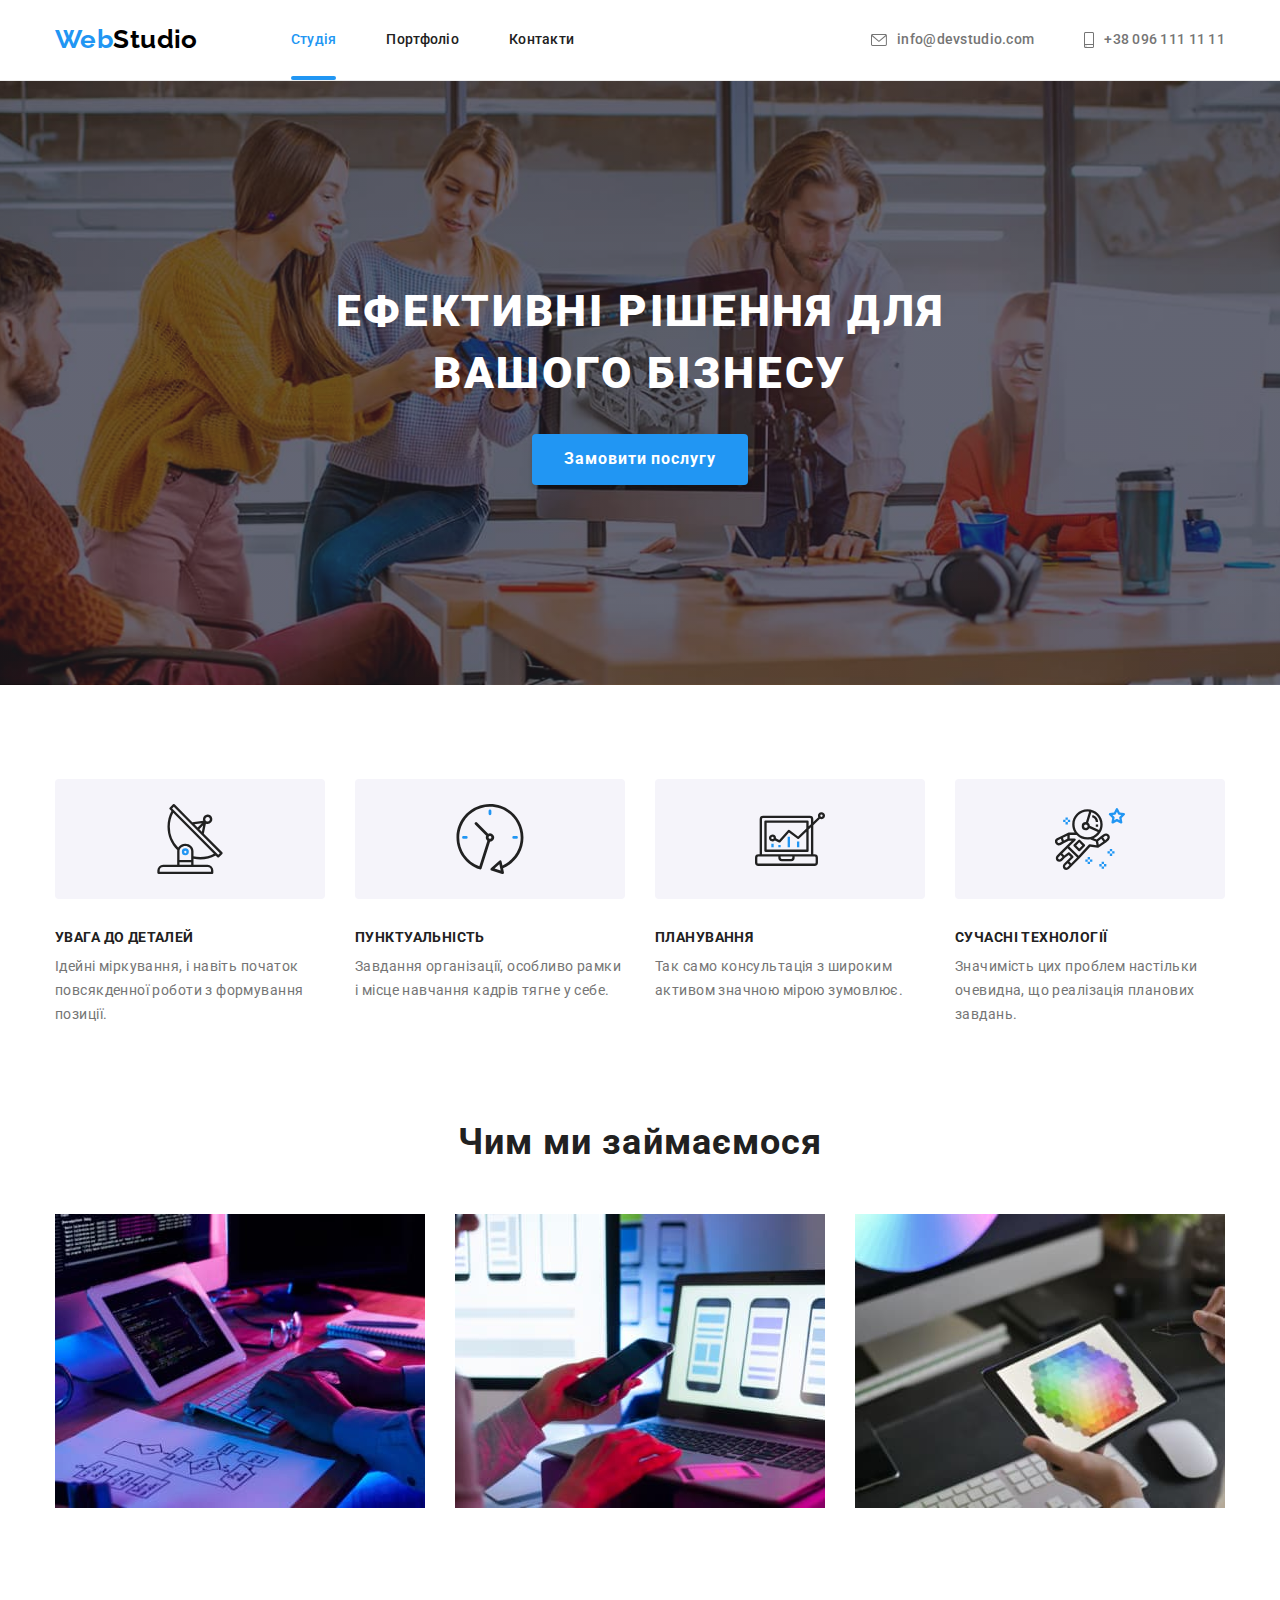
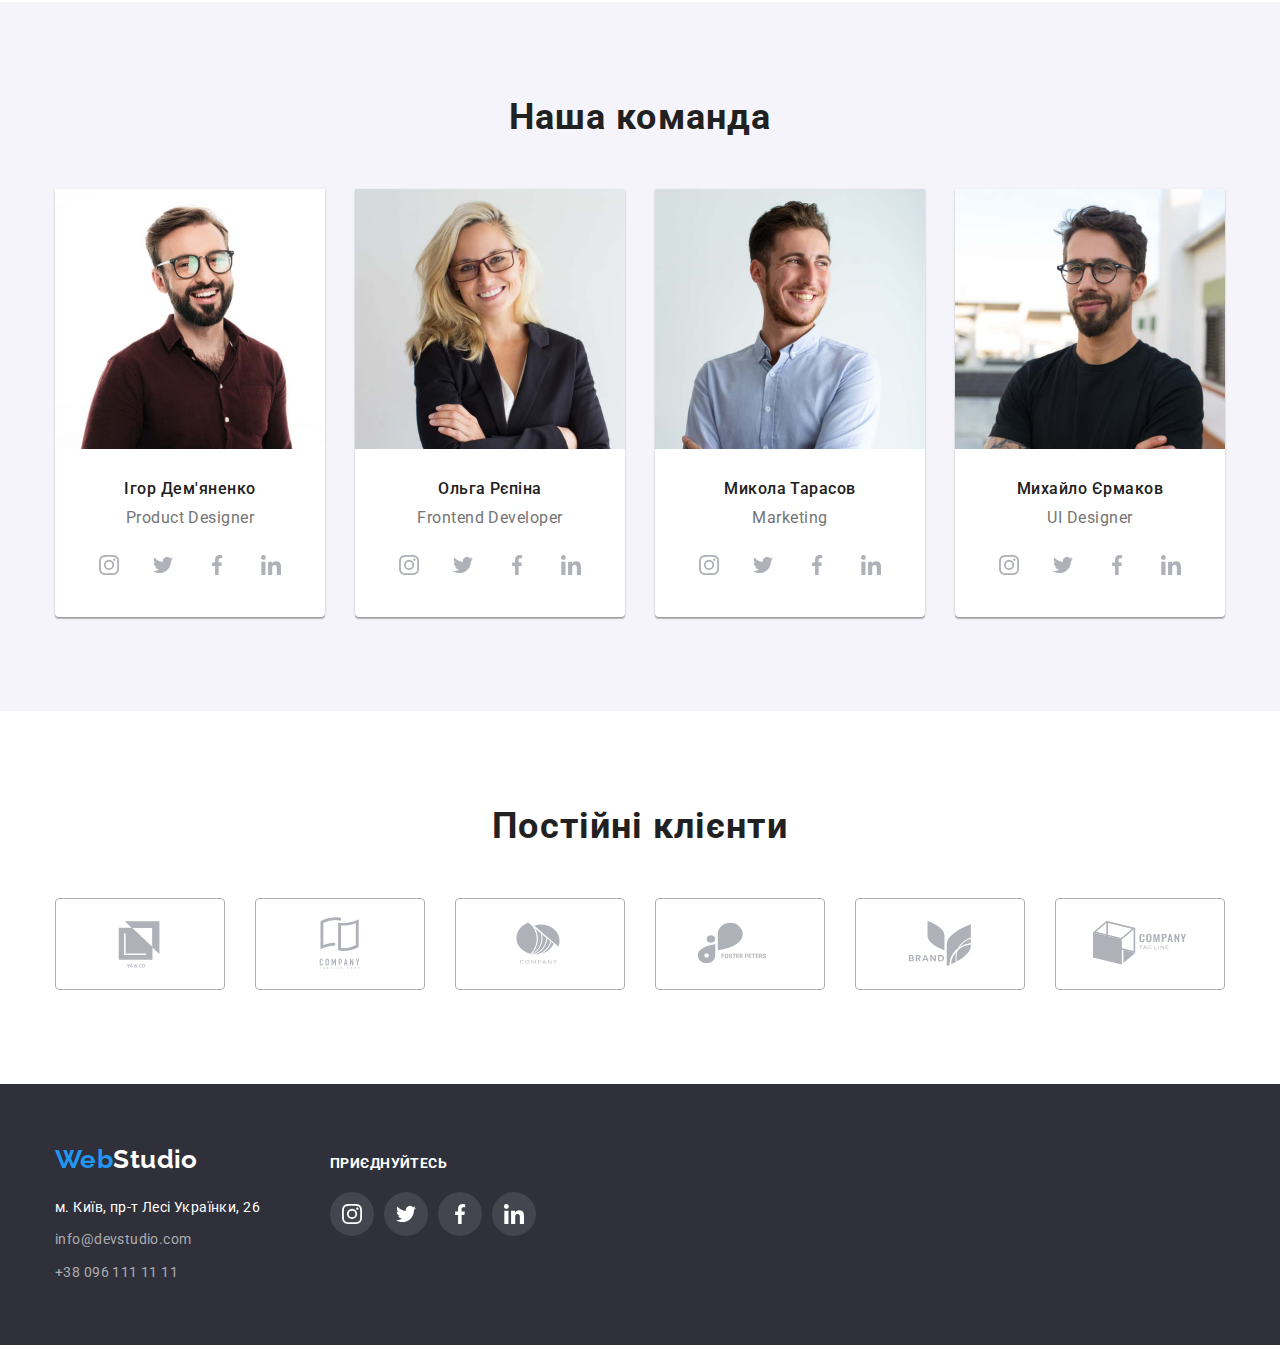
<file: index.html>
<!DOCTYPE html>
<html lang="uk">
  <head>
    <meta charset="UTF-8" />
    <meta http-equiv="X-UA-Compatible" content="IE=edge" />
    <meta name="viewport" content="width=device-width, initial-scale=1.0" />
    <title>Студія</title>
    <link rel="preconnect" href="https://fonts.googleapis.com" />
    <link rel="preconnect" href="https://fonts.gstatic.com" crossorigin />
    <link
      href="https://fonts.googleapis.com/css2?family=Raleway:wght@700&family=Roboto:wght@400;500;700;900&display=swap"
      rel="stylesheet"
    />
    <link
      rel="stylesheet"
      href="https://cdnjs.cloudflare.com/ajax/libs/modern-normalize/1.1.0/modern-normalize.css"
      integrity="sha512-Y0MM+V6ymRKN2zStTqzQ227DWhhp4Mzdo6gnlRnuaNCbc+YN/ZH0sBCLTM4M0oSy9c9VKiCvd4Jk44aCLrNS5Q=="
      crossorigin="anonymous"
      referrerpolicy="no-referrer"
    />
    <link rel="stylesheet" href="./css/styles.css" />
  </head>
  <body>
    <header class="header">
      <div class="container header-position">
        <a href="./index.html" class="link logo-top" lang="en"
          ><span class="logo-accent">Web</span>Studio</a
        >
        <nav>
          <ul class="list nav-list">
            <li class="nav-item">
              <a href="./index.html" class="link current nav-link">Студія</a>
            </li>
            <li class="nav-item">
              <a href="./portfolio.html" class="link nav-link">Портфоліо</a>
            </li>
            <li class="nav-item">
              <a href="" class="link nav-link">Контакти</a>
            </li>
          </ul>
        </nav>
        <ul class="list contact-list">
          <li class="contact-item">
            <a href="mailto:info@devstudio.com" class="link contact-link">
              <svg class="contact-icon" width="16" height="12">
                <use href="./images/icons.svg#icon-envelope"></use>
              </svg>
              info@devstudio.com</a
            >
          </li>
          <li class="contact-item">
            <a href="tel:+380961111111" class="link contact-link">
              <svg class="contact-icon" width="10" height="16">
                <use href="./images/icons.svg#icon-smartphone"></use>
              </svg>
              +38 096 111 11 11</a
            >
          </li>
        </ul>
      </div>
    </header>
    <main>
      <section class="hero">
        <div class="container">
          <h1 class="hero-text">Ефективні рішення для вашого бізнесу</h1>
          <button type="button" class="hero-button">Замовити послугу</button>
        </div>
      </section>
      <section class="features">
        <div class="container">
          <h2 class="section-title hidden">Переваги</h2>
          <ul class="list features-list">
            <li class="features-item">
              <div class="icon-wrapper">
                <svg class="" width="70" height="70">
                  <use href="./images/icons.svg#icon-antenna"></use>
                </svg>
              </div>
              <h3 class="features-title">Увага до деталей</h3>
              <p class="features-info">
                Ідейні міркування, і навіть початок повсякденної роботи з
                формування позиції.
              </p>
            </li>
            <li class="features-item">
              <div class="icon-wrapper">
                <svg class="" width="70" height="70">
                  <use href="./images/icons.svg#icon-clock"></use>
                </svg>
              </div>
              <h3 class="features-title">Пунктуальність</h3>
              <p class="features-info">
                Завдання організації, особливо рамки і місце навчання кадрів
                тягне у себе.
              </p>
            </li>
            <li class="features-item">
              <div class="icon-wrapper">
                <svg class="" width="70" height="70">
                  <use href="./images/icons.svg#icon-diagram"></use>
                </svg>
              </div>
              <h3 class="features-title">Планування</h3>
              <p class="features-info">
                Так само консультація з широким активом значною мірою зумовлює.
              </p>
            </li>
            <li class="features-item">
              <div class="icon-wrapper">
                <svg class="" width="70" height="70">
                  <use href="./images/icons.svg#icon-astronaut"></use>
                </svg>
              </div>
              <h3 class="features-title">Сучасні технології</h3>
              <p class="features-info">
                Значимість цих проблем настільки очевидна, що реалізація
                планових завдань.
              </p>
            </li>
          </ul>
        </div>
      </section>
      <section class="about section">
        <div class="container">
          <h2 class="section-title">Чим ми займаємося</h2>
          <ul class="list about-list">
            <li class="about-item">
              <img
                src="./images/box-1.jpg"
                alt="Розробка десктопних додатків"
                width="370"
              />
            </li>
            <li class="about-item">
              <img
                src="./images/box-2.jpg"
                alt="Розробка мобільних додатків"
                width="370"
              />
            </li>
            <li class="about-item">
              <img
                src="./images/box-3.jpg"
                alt="Розробка дизайну"
                width="370"
              />
            </li>
          </ul>
        </div>
      </section>
      <section class="team section">
        <div class="container">
          <h2 class="section-title">Наша команда</h2>
          <ul class="list team-list">
            <li class="team-card">
              <img
                src="./images/team-1.jpg"
                alt="Фото Ігоря Дем'яненко"
                width="270"
              />
              <div class="team-content">
                <h3 class="team-name">Ігор Дем'яненко</h3>
                <p lang="en" class="team-position">Product Designer</p>
                <ul class="team-sns list">
                  <li class="sns-item">
                    <a
                      href=""
                      target="_blank"
                      rel="noopener noreferrer nofollow"
                      aria-label="Instagram"
                      class="sns-link link"
                    >
                      <svg class="team-icon" width="20" height="20">
                        <use href="./images/icons.svg#icon-insta"></use>
                      </svg>
                    </a>
                  </li>
                  <li class="sns-item">
                    <a
                      href=""
                      target="_blank"
                      rel="noopener noreferrer nofollow"
                      aria-label="Twitter"
                      class="sns-link"
                    >
                      <svg class="" width="20" height="20">
                        <use href="./images/icons.svg#icon-twitter"></use>
                      </svg>
                    </a>
                  </li>
                  <li class="sns-item">
                    <a
                      href=""
                      target="_blank"
                      rel="noopener noreferrer nofollow"
                      aria-label="Facebook"
                      class="sns-link"
                    >
                      <svg class="" width="20" height="20">
                        <use href="./images/icons.svg#icon-facebook"></use>
                      </svg>
                    </a>
                  </li>
                  <li class="sns-item">
                    <a
                      href=""
                      target="_blank"
                      rel="noopener noreferrer nofollow"
                      aria-label="LinkedIn"
                      class="sns-link"
                    >
                      <svg class="" width="20" height="20">
                        <use href="./images/icons.svg#icon-linkedin"></use>
                      </svg>
                    </a>
                  </li>
                </ul>
              </div>
            </li>
            <li class="team-card">
              <img
                src="./images/team-2.jpg"
                alt="Фото Ольги Рєпіної"
                width="270"
              />
              <div class="team-content">
                <h3 class="team-name">Ольга Рєпіна</h3>
                <p class="team-position" lang="en">Frontend Developer</p>
                <ul class="team-sns list">
                  <li class="sns-item">
                    <a
                      href=""
                      target="_blank"
                      rel="noopener noreferrer nofollow"
                      aria-label="Instagram"
                      class="sns-link"
                    >
                      <svg class="" width="20" height="20">
                        <use href="./images/icons.svg#icon-insta"></use>
                      </svg>
                    </a>
                  </li>
                  <li class="sns-item">
                    <a
                      href=""
                      target="_blank"
                      rel="noopener noreferrer nofollow"
                      aria-label="Twitter"
                      class="sns-link"
                    >
                      <svg class="" width="20" height="20">
                        <use href="./images/icons.svg#icon-twitter"></use>
                      </svg>
                    </a>
                  </li>
                  <li class="sns-item">
                    <a
                      href=""
                      target="_blank"
                      rel="noopener noreferrer nofollow"
                      aria-label="Facebook"
                      class="sns-link"
                    >
                      <svg class="" width="20" height="20">
                        <use href="./images/icons.svg#icon-facebook"></use>
                      </svg>
                    </a>
                  </li>
                  <li class="sns-item">
                    <a
                      href=""
                      target="_blank"
                      rel="noopener noreferrer nofollow"
                      aria-label="LinkedIn"
                      class="sns-link"
                    >
                      <svg class="" width="20" height="20">
                        <use href="./images/icons.svg#icon-linkedin"></use>
                      </svg>
                    </a>
                  </li>
                </ul>
              </div>
            </li>
            <li class="team-card">
              <img
                src="./images/team-3.jpg"
                alt="Фото Миколи Тарасова"
                width="270"
              />
              <div class="team-content">
                <h3 class="team-name">Микола Тарасов</h3>
                <p class="team-position" lang="en">Marketing</p>
                <ul class="team-sns list">
                  <li class="sns-item">
                    <a
                      href=""
                      target="_blank"
                      rel="noopener noreferrer nofollow"
                      aria-label="Instagram"
                      class="sns-link"
                      ><svg class="" width="20" height="20">
                        <use href="./images/icons.svg#icon-insta"></use></svg
                    ></a>
                  </li>
                  <li class="sns-item">
                    <a
                      href=""
                      target="_blank"
                      rel="noopener noreferrer nofollow"
                      aria-label="Twitter"
                      class="sns-link"
                      ><svg class="" width="20" height="20">
                        <use href="./images/icons.svg#icon-twitter"></use></svg
                    ></a>
                  </li>
                  <li class="sns-item">
                    <a
                      href=""
                      target="_blank"
                      rel="noopener noreferrer nofollow"
                      aria-label="Facebook"
                      class="sns-link"
                      ><svg class="" width="20" height="20">
                        <use href="./images/icons.svg#icon-facebook"></use></svg
                    ></a>
                  </li>
                  <li class="sns-item">
                    <a
                      href=""
                      target="_blank"
                      rel="noopener noreferrer nofollow"
                      aria-label=""
                      class="sns-link"
                      ><svg class="" width="20" height="20">
                        <use href="./images/icons.svg#icon-linkedin"></use></svg
                    ></a>
                  </li>
                </ul>
              </div>
            </li>
            <li class="team-card">
              <img
                src="./images/team-4.jpg"
                alt="Фото Михайла Єрмакова"
                width="270"
              />
              <div class="team-content">
                <h3 class="team-name">Михайло Єрмаков</h3>
                <p class="team-position" lang="en">UI Designer</p>
                <ul class="team-sns list">
                  <li class="sns-item">
                    <a
                      href=""
                      target="_blank"
                      rel="noopener noreferrer nofollow"
                      aria-label="Instagram"
                      class="sns-link"
                      ><svg class="" width="20" height="20">
                        <use href="./images/icons.svg#icon-insta"></use></svg
                    ></a>
                  </li>
                  <li class="sns-item">
                    <a
                      href=""
                      target="_blank"
                      rel="noopener noreferrer nofollow"
                      aria-label="Twitter"
                      class="sns-link"
                      ><svg class="" width="20" height="20">
                        <use href="./images/icons.svg#icon-twitter"></use></svg
                    ></a>
                  </li>
                  <li class="sns-item">
                    <a
                      href=""
                      target="_blank"
                      rel="noopener noreferrer nofollow"
                      aria-label="Facebook"
                      class="sns-link"
                      ><svg class="" width="20" height="20">
                        <use href="./images/icons.svg#icon-facebook"></use></svg
                    ></a>
                  </li>
                  <li class="sns-item">
                    <a href="" class="sns-link"
                      ><svg class="" width="20" height="20">
                        <use href="./images/icons.svg#icon-linkedin"></use></svg
                    ></a>
                  </li>
                </ul>
              </div>
            </li>
          </ul>
        </div>
      </section>
      <section class="clients section">
        <div class="container">
          <h2 class="section-title">Постійні клієнти</h2>
          <ul class="clients-list list">
            <li class="clients-item">
              <a
                href=""
                target="_blank"
                rel="noopener noreferrer nofollow"
                class="clients-link"
                ><svg class="" width="106" height="60">
                  <use href="./images/icons.svg#icon-client-1"></use></svg
              ></a>
            </li>
            <li class="clients-item">
              <a
                href=""
                target="_blank"
                rel="noopener noreferrer nofollow"
                class="clients-link"
                ><svg class="" width="106" height="60">
                  <use href="./images/icons.svg#icon-client-2"></use></svg
              ></a>
            </li>
            <li class="clients-item">
              <a
                href=""
                target="_blank"
                rel="noopener noreferrer nofollow"
                class="clients-link"
                ><svg class="" width="106" height="60">
                  <use href="./images/icons.svg#icon-client-3"></use></svg
              ></a>
            </li>
            <li class="clients-item">
              <a
                href=""
                target="_blank"
                rel="noopener noreferrer nofollow"
                class="clients-link"
                ><svg class="" width="106" height="60">
                  <use href="./images/icons.svg#icon-client-4"></use></svg
              ></a>
            </li>
            <li class="clients-item">
              <a
                href=""
                target="_blank"
                rel="noopener noreferrer nofollow"
                class="clients-link"
                ><svg class="" width="106" height="60">
                  <use href="./images/icons.svg#icon-client-5"></use></svg
              ></a>
            </li>
            <li class="clients-item">
              <a
                href=""
                target="_blank"
                rel="noopener noreferrer nofollow"
                class="clients-link"
                ><svg class="" width="106" height="60">
                  <use href="./images/icons.svg#icon-client-6"></use></svg
              ></a>
            </li>
          </ul>
        </div>
      </section>
    </main>
    <footer class="footer">
      <div class="container footer-position">
        <div class="wrapper">
          <a href="./index.html" class="link logo-bottom" lang="en">
            <span class="logo-accent">Web</span>Studio</a
          >
          <address>
            <ul class="list footer-contacts">
              <li class="item">
                <a
                  href="https://www.google.com/maps/d/embed?mid=10uSM3H-mIU3GznYo2szRIEphczw&hl=en_US&ehbc=2E312F"
                  target="_blank"
                  rel="noopener noreferrer nofollow"
                  class="link location address-action"
                >
                  м. Київ, пр-т Лесі Українки, 26
                </a>
              </li>
              <li class="item">
                <a
                  href="mailto:info@devstudio.com"
                  class="link mail address-action"
                >
                  info@devstudio.com</a
                >
              </li>
              <li class="item">
                <a href="tel:+380961111111" class="link phone address-action"
                  >+38 096 111 11 11</a
                >
              </li>
            </ul>
          </address>
        </div>
        <div class="footer-sns">
          <strong class="sns-title">приєднуйтесь</strong>
          <ul class="sns-list list">
            <li class="sns-item">
              <a
                href=""
                target="_blank"
                rel="noopener noreferrer nofollow"
                aria-label="Instagram"
                class="sns-link"
                ><svg class="" width="20" height="20">
                  <use href="./images/icons.svg#icon-insta"></use></svg
              ></a>
            </li>
            <li class="sns-item">
              <a
                href=""
                target="_blank"
                rel="noopener noreferrer nofollow"
                aria-label="Twitter"
                class="sns-link"
                ><svg class="" width="20" height="20">
                  <use href="./images/icons.svg#icon-twitter"></use></svg
              ></a>
            </li>
            <li class="sns-item">
              <a
                href=""
                target="_blank"
                rel="noopener noreferrer nofollow"
                aria-label="Facebook"
                class="sns-link"
                ><svg class="" width="20" height="20">
                  <use href="./images/icons.svg#icon-facebook"></use></svg
              ></a>
            </li>
            <li class="sns-item">
              <a
                href=""
                target="_blank"
                rel="noopener noreferrer nofollow"
                aria-label=""
                class="sns-link"
                ><svg class="" width="20" height="20">
                  <use href="./images/icons.svg#icon-linkedin"></use></svg
              ></a>
            </li>
          </ul>
        </div>
      </div>
    </footer>
  </body>
</html>
</file>
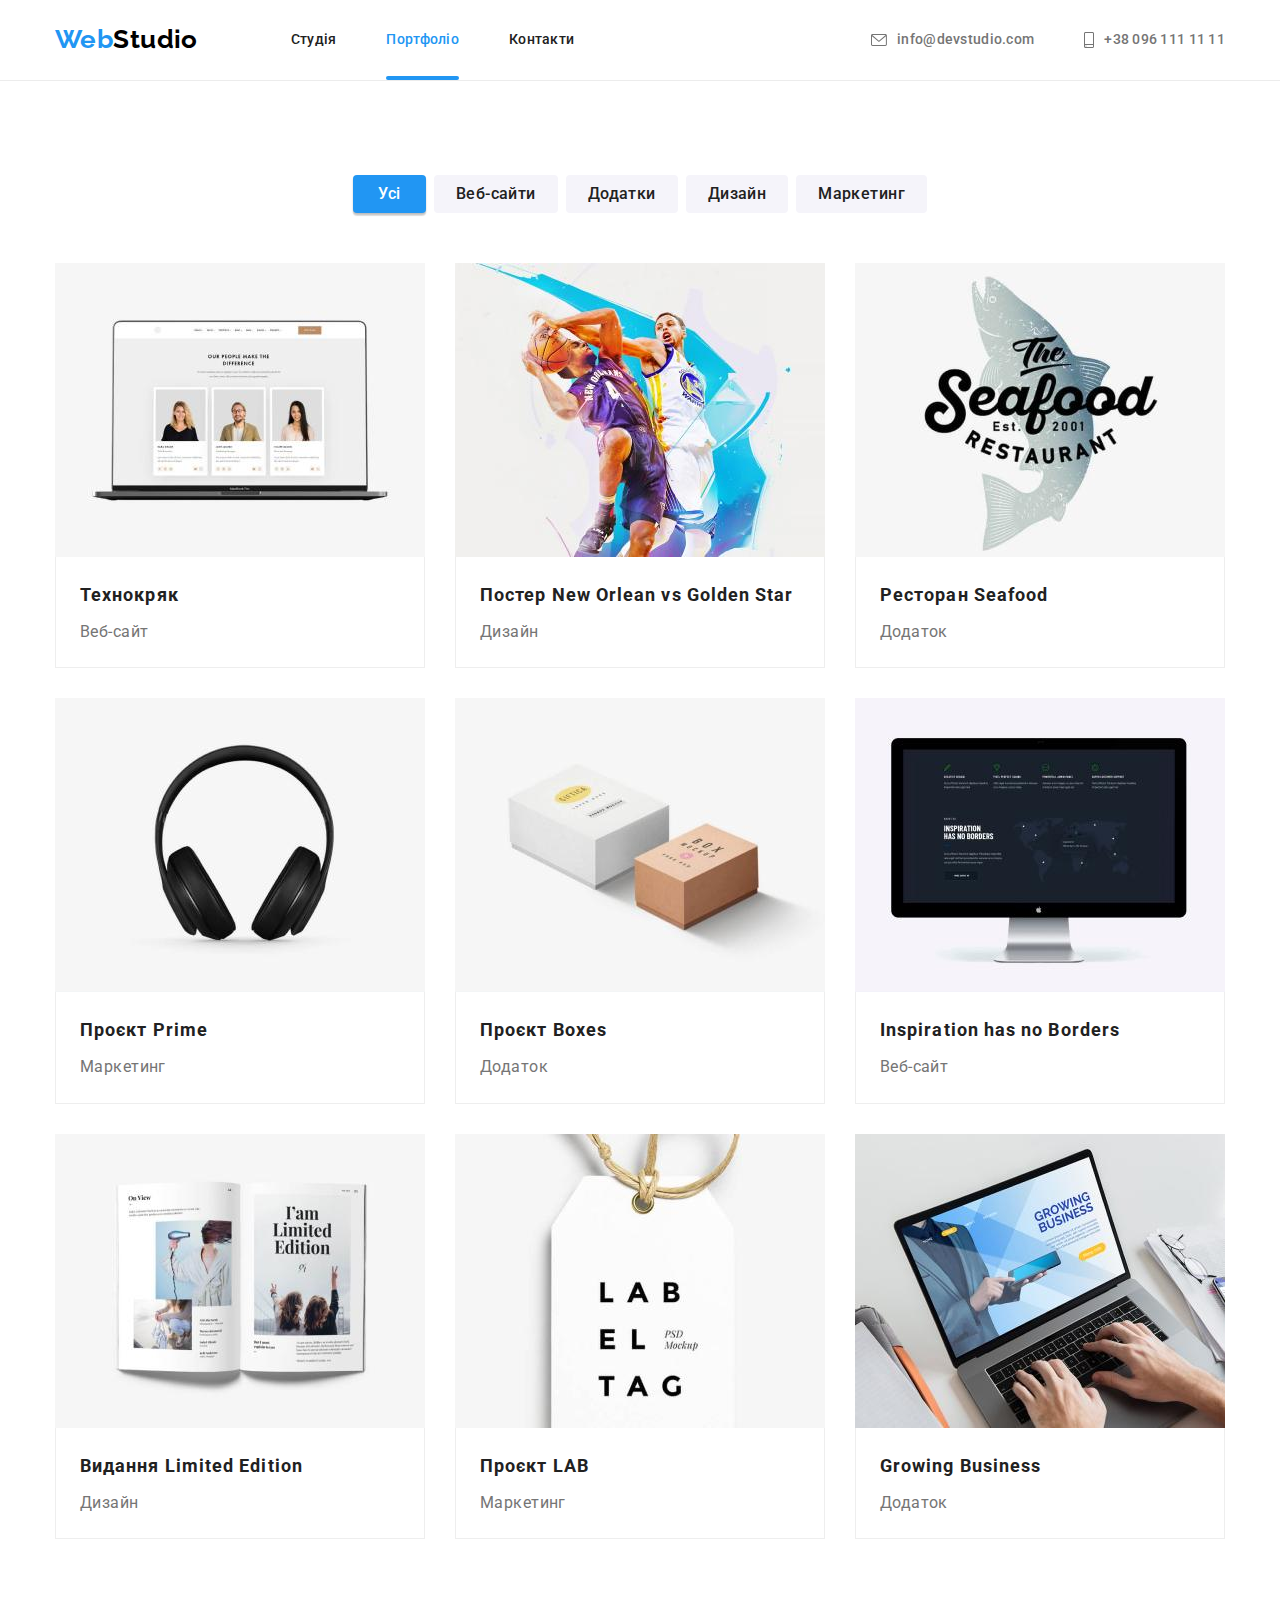
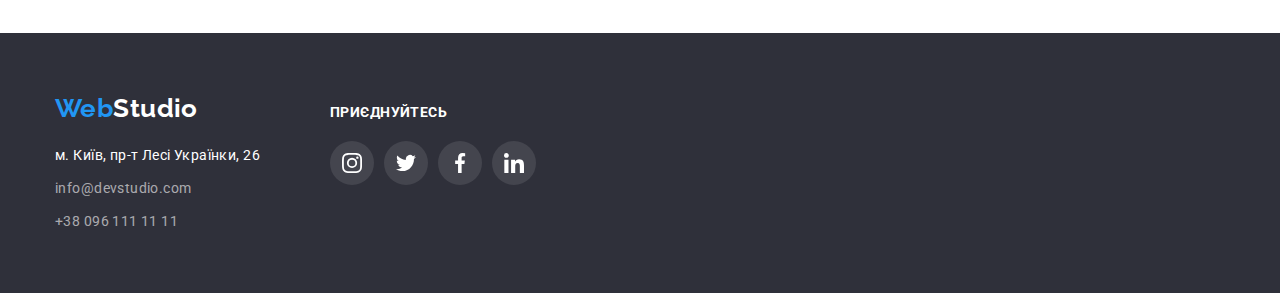
<file: portfolio.html>
<!DOCTYPE html>
<html lang="uk">
  <head>
    <meta charset="UTF-8" />
    <meta http-equiv="X-UA-Compatible" content="IE=edge" />
    <meta name="viewport" content="width=device-width, initial-scale=1.0" />
    <title>Портфоліо</title>
    <link rel="preconnect" href="https://fonts.googleapis.com" />
    <link rel="preconnect" href="https://fonts.gstatic.com" crossorigin />
    <link
      href="https://fonts.googleapis.com/css2?family=Raleway:wght@700&family=Roboto:wght@400;500;700;900&display=swap"
      rel="stylesheet"
    />
    <link
      rel="stylesheet"
      href="https://cdnjs.cloudflare.com/ajax/libs/modern-normalize/1.1.0/modern-normalize.css"
      integrity="sha512-Y0MM+V6ymRKN2zStTqzQ227DWhhp4Mzdo6gnlRnuaNCbc+YN/ZH0sBCLTM4M0oSy9c9VKiCvd4Jk44aCLrNS5Q=="
      crossorigin="anonymous"
      referrerpolicy="no-referrer"
    />
    <link rel="stylesheet" href="./css/styles.css" />
  </head>
  <body>
    <header class="header">
      <div class="container header-position">
        <a href="./index.html" class="link logo-top" lang="en"
          ><span class="logo-accent">Web</span>Studio</a
        >
        <nav>
          <ul class="list nav-list">
            <li class="nav-item">
              <a href="./index.html" class="link nav-link">Студія</a>
            </li>
            <li class="nav-item">
              <a href="./portfolio.html" class="link current nav-link"
                >Портфоліо</a
              >
            </li>
            <li class="nav-item">
              <a href="" class="link nav-link">Контакти</a>
            </li>
          </ul>
        </nav>
        <ul class="list contact-list">
          <li class="contact-item">
            <a href="mailto:info@devstudio.com" class="link contact-link">
              <svg class="contact-icon" width="16" height="12">
                <use href="./images/icons.svg#icon-envelope"></use>
              </svg>
              info@devstudio.com</a
            >
          </li>
          <li class="contact-item">
            <a href="tel:+380961111111" class="link contact-link">
              <svg class="contact-icon" width="10" height="16">
                <use href="./images/icons.svg#icon-smartphone"></use>
              </svg>
              +38 096 111 11 11</a
            >
          </li>
        </ul>
      </div>
    </header>
    <main>
      <section class="works section">
        <!-- Заголовок, який я сховала в css -->

        <div class="container">
          <h1 class="section-title hidden">Наші роботи</h1>
          <ul class="list filter-list">
            <li class="filter-item">
              <button type="button" class="filter-button current">Усі</button>
            </li>
            <li class="filter-item">
              <button type="button" class="filter-button">Веб-сайти</button>
            </li>
            <li class="filter-item">
              <button type="button" class="filter-button">Додатки</button>
            </li>
            <li class="filter-item">
              <button type="button" class="filter-button">Дизайн</button>
            </li>
            <li class="filter-item">
              <button type="button" class="filter-button">Маркетинг</button>
            </li>
          </ul>
          <ul class="list work-list">
            <li class="work-item">
              <a href="" class="link work-link">
                <div class="work-thumb">
                  <img src="./images/portf-1.jpg" alt="Веб-сайт" width="370" />
                  <div class="work-overlay">
                    <p class="overlay-text">
                      Ресурс пропонує комплексні пропозиції з різним рівнем
                      функціоналу та сервісів. Все це дозволить відвідувачу
                      отримати вичерпні відомості про компанію чи приватну
                      особу.
                    </p>
                  </div>
                </div>

                <div class="border">
                  <h2 class="work-title">Технокряк</h2>
                  <p class="work-description">Веб-сайт</p>
                </div>
              </a>
            </li>
            <li class="work-item">
              <a href="" class="link work-link">
                <div class="work-thumb">
                  <img src="./images/portf-2.jpg" alt="Дизайн" width="370" />
                  <div class="work-overlay">
                    <p class="overlay-text">
                      Ресурс пропонує комплексні пропозиції з різним рівнем
                      функціоналу та сервісів. Все це дозволить відвідувачу
                      отримати вичерпні відомості про компанію чи приватну
                      особу.
                    </p>
                  </div>
                </div>
                <div class="border">
                  <h2 class="work-title">
                    Постер <span lang="en">New Orlean vs Golden Star</span>
                  </h2>
                  <p class="work-description">Дизайн</p>
                </div>
              </a>
            </li>
            <li class="work-item">
              <a href="" class="link work-link">
                <div class="work-thumb">
                  <img src="./images/portf-3.jpg" alt="Додаток" width="370" />
                  <div class="work-overlay">
                    <p class="overlay-text">
                      Ресурс пропонує комплексні пропозиції з різним рівнем
                      функціоналу та сервісів. Все це дозволить відвідувачу
                      отримати вичерпні відомості про компанію чи приватну
                      особу.
                    </p>
                  </div>
                </div>
                <div class="border">
                  <h2 class="work-title">
                    Ресторан <span lang="en">Seafood</span>
                  </h2>
                  <p class="work-description">Додаток</p>
                </div>
              </a>
            </li>
            <li class="work-item">
              <a href="" class="link work-link">
                <div class="work-thumb">
                  <img
                    src="./images/portf-4.jpg"
                    alt="Маркетинговий проєкт"
                    width="370"
                  />
                  <div class="work-overlay">
                    <p class="overlay-text">
                      Ресурс пропонує комплексні пропозиції з різним рівнем
                      функціоналу та сервісів. Все це дозволить відвідувачу
                      отримати вичерпні відомості про компанію чи приватну
                      особу.
                    </p>
                  </div>
                </div>
                <div class="border">
                  <h2 class="work-title">
                    Проєкт <span lang="en">Prime</span>
                  </h2>
                  <p class="work-description">Маркетинг</p>
                </div>
              </a>
            </li>
            <li class="work-item">
              <a href="" class="link work-link">
                <div class="work-thumb">
                  <img src="./images/portf-5.jpg" alt="Додаток" width="370" />
                  <div class="work-overlay">
                    <p class="overlay-text">
                      Ресурс пропонує комплексні пропозиції з різним рівнем
                      функціоналу та сервісів. Все це дозволить відвідувачу
                      отримати вичерпні відомості про компанію чи приватну
                      особу.
                    </p>
                  </div>
                </div>
                <div class="border">
                  <h2 class="work-title">
                    Проєкт <span lang="en">Boxes</span>
                  </h2>
                  <p class="work-description">Додаток</p>
                </div>
              </a>
            </li>
            <li class="work-item">
              <a href="" class="link work-link">
                <div class="work-thumb">
                  <img src="./images/portf-6.jpg" alt="Веб-сайт" width="370" />
                  <div class="work-overlay">
                    <p class="overlay-text">
                      Ресурс пропонує комплексні пропозиції з різним рівнем
                      функціоналу та сервісів. Все це дозволить відвідувачу
                      отримати вичерпні відомості про компанію чи приватну
                      особу.
                    </p>
                  </div>
                </div>
                <div class="border">
                  <h2 class="work-title" lang="en">
                    Inspiration has no Borders
                  </h2>
                  <p class="work-description">Веб-сайт</p>
                </div>
              </a>
            </li>
            <li class="work-item">
              <a href="" class="link work-link">
                <div class="work-thumb">
                  <img src="./images/portf-7.jpg" alt="Дизайн" width="370" />
                  <div class="work-overlay">
                    <p class="overlay-text">
                      Ресурс пропонує комплексні пропозиції з різним рівнем
                      функціоналу та сервісів. Все це дозволить відвідувачу
                      отримати вичерпні відомості про компанію чи приватну
                      особу.
                    </p>
                  </div>
                </div>
                <div class="border">
                  <h2 class="work-title">
                    Видання <span lang="en">Limited Edition</span>
                  </h2>
                  <p class="work-description">Дизайн</p>
                </div>
              </a>
            </li>
            <li class="work-item">
              <a href="" class="link work-link">
                <div class="work-thumb">
                  <img
                    src="./images/portf-8.jpg"
                    alt="Маркетинговий проєкт"
                    width="370"
                  />
                  <div class="work-overlay">
                    <p class="overlay-text">
                      Ресурс пропонує комплексні пропозиції з різним рівнем
                      функціоналу та сервісів. Все це дозволить відвідувачу
                      отримати вичерпні відомості про компанію чи приватну
                      особу.
                    </p>
                  </div>
                </div>
                <div class="border">
                  <h2 class="work-title">Проєкт <span lang="en">LAB</span></h2>
                  <p class="work-description">Маркетинг</p>
                </div>
              </a>
            </li>
            <li class="work-item">
              <a href="" class="link work-link">
                <div class="work-thumb">
                  <img src="./images/portf-9.jpg" alt="Додаток" width="370" />
                  <div class="work-overlay">
                    <p class="overlay-text">
                      Ресурс пропонує комплексні пропозиції з різним рівнем
                      функціоналу та сервісів. Все це дозволить відвідувачу
                      отримати вичерпні відомості про компанію чи приватну
                      особу.
                    </p>
                  </div>
                </div>
                <div class="border">
                  <h2 class="work-title" lang="en">Growing Business</h2>
                  <p class="work-description">Додаток</p>
                </div>
              </a>
            </li>
          </ul>
        </div>
      </section>
    </main>
    <footer class="footer">
      <div class="container footer-position">
        <div class="wrapper">
          <a href="./index.html" class="link logo-bottom" lang="en">
            <span class="logo-accent">Web</span>Studio</a
          >
          <address>
            <ul class="list footer-contacts">
              <li class="item">
                <a
                  href="https://www.google.com/maps/d/embed?mid=10uSM3H-mIU3GznYo2szRIEphczw&hl=en_US&ehbc=2E312F"
                  target="_blank"
                  rel="noopener noreferrer nofollow"
                  class="link location address-action"
                >
                  м. Київ, пр-т Лесі Українки, 26
                </a>
              </li>
              <li class="item">
                <a
                  href="mailto:info@devstudio.com"
                  class="link mail address-action"
                >
                  info@devstudio.com</a
                >
              </li>
              <li class="item">
                <a href="tel:+380961111111" class="link phone address-action"
                  >+38 096 111 11 11</a
                >
              </li>
            </ul>
          </address>
        </div>
        <div class="footer-sns">
          <strong class="sns-title">приєднуйтесь</strong>
          <ul class="sns-list list">
            <li class="sns-item">
              <a
                href=""
                target="_blank"
                rel="noopener noreferrer nofollow"
                aria-label="Instagram"
                class="sns-link"
                ><svg class="" width="20" height="20">
                  <use href="./images/icons.svg#icon-insta"></use></svg
              ></a>
            </li>
            <li class="sns-item">
              <a
                href=""
                target="_blank"
                rel="noopener noreferrer nofollow"
                aria-label="Twitter"
                class="sns-link"
                ><svg class="" width="20" height="20">
                  <use href="./images/icons.svg#icon-twitter"></use></svg
              ></a>
            </li>
            <li class="sns-item">
              <a
                href=""
                rel="noopener noreferrer nofollow"
                aria-label="Facebook"
                class="sns-link"
                ><svg class="" width="20" height="20">
                  <use href="./images/icons.svg#icon-facebook"></use></svg
              ></a>
            </li>
            <li class="sns-item">
              <a
                href=""
                target="_blank"
                rel="noopener noreferrer nofollow"
                aria-label="LinkedIn"
                class="sns-link"
                ><svg class="" width="20" height="20">
                  <use href="./images/icons.svg#icon-linkedin"></use></svg
              ></a>
            </li>
          </ul>
        </div>
      </div>
    </footer>
  </body>
</html>
</file>
<file: css/styles.css>
:root {
  --primary-fill-color: #ffffff;
  --dark-fill-color: #2f303a;
  --accent-color: #2196f3;
  --secondary-fill-color: #f5f4fa;
  --hero-fill-color: #C4C4C4;
  --hero-gradient-color: rgba(47, 48, 58, 0.4);
  --hero-btn-active-color: #188CE8;
  --logo-dark-color: #000000;
  --logo-light-color: #ffffff;
  --primary-text-color: #757575;
  --secondary-text-color: #212121;
  --light-text-color: #ffffff;
  --bottom-contacts-color: rgba(255, 255, 255, 0.6);
  --header-border-color: #ececec;
  --portfolio-border-color: #EEEEEE;
  --icon-color: #AFB1B8;
  --footer-icon-fill-color: rgba(255, 255, 255, 0.1);
  --overlay-bg-color: rgba(33, 150, 243, 0.9);
  --backdrop-bg-color: rgba(0, 0, 0, 0.2);



  --main-font: "Roboto", -apple-system, BlinkMacSystemFont, "Segoe UI", "Oxygen",
    "Ubuntu", "Cantarell", "Fira Sans", "Droid Sans", "Helvetica Neue",
    sans-serif;
  --logo-font: "Raleway", sans-serif;
}



body {
  
  font-family: var(--main-font);
  font-size: 14px;
  font-style: normal;
  letter-spacing: 0.03em;
  background-color: var(--primary-fill-color);
  color: var(--primary-text-color);
}

.container {
  
  width: 1200px;
  padding-left: 15px;
  padding-right: 15px;
  margin-left: auto;
  margin-right: auto;

}

.list {
  padding: 0;
  margin: 0;
  list-style: none;
}

.link {
  text-decoration: none;
}

h1,
h2,
h3,
h4,
h5,
h6,
p {
  margin-top: 0;
  margin-bottom: 0;
}

img {
  display: block;
  max-width: 100%;
  height: auto;
}



.header {
  padding-top: 24px;
  padding-bottom: 25px;
  border-bottom: 1px solid var(--header-border-color);
}

.header-position {
  display: flex;
  align-items: center;
}

.logo-top,
.logo-bottom {

  font-family: var(--logo-font);
  font-weight: 700;
  font-size: 26px;
  line-height: 1.2;
}

.logo-top {
  margin-right: 93px;

  color: var(--logo-dark-color);
}

.logo-accent {
  color: var(--accent-color);
}


.nav-list {
  display: flex;
  
}

.nav-item:not(:last-child) {
  margin-right: 50px;

}

.nav-link, .contact-link {
  font-weight: 500;
  line-height: 1.14;
  letter-spacing: 0.02em;
  transition: color 250ms cubic-bezier(0.4, 0, 0.2, 1);
}

.nav-link {
  padding-top: 32px;
  padding-bottom: 32px;
  color: var(--secondary-text-color);
}

.nav-link:hover,
.nav-link:focus,
.contact-link:hover,
.contact-link:focus,
.current.nav-link {
  color: var(--accent-color);
} 

.current.nav-link {
  position: relative;
}

.current.nav-link::after {
  content: "";
  position: absolute;
  left: 0;
  bottom: -1px;
  display: block;
  width: 100%;
  height: 4px;
  background-color: var(--accent-color);
  border-radius: 2px;

}


.contact-list {
  display: flex;
  margin-left: auto;
}

.contact-link {
  display: flex;
  align-items: center;
  color: var(--primary-text-color);

}

.contact-item + .contact-item {
  margin-left: 50px;
}

.contact-icon {
  margin-right: 10px;
  fill: currentColor;
}


.hero {

  max-width: 1600px;
  padding-top: 200px;
  padding-bottom: 200px;
  margin-left: auto;
  margin-right: auto;

  text-align: center;

  background-color: var(--hero-fill-color);
  background-image: linear-gradient(var(--hero-gradient-color), var(--hero-gradient-color)),
  url("../images/hero-bgr.jpg");
  background-repeat: no-repeat;
  background-position: center;
  background-size: cover;
  
}

.hero-text {
  
  margin-bottom: 30px;
  width: 696px;
  margin-right: auto;
  margin-left: auto;

  font-weight: 900;
  font-size: 44px;
  line-height: 1.4;
  letter-spacing: 0.06em;
 
  text-transform: uppercase;

  color: var(--light-text-color);
}

.hero-button {

  padding: 10px 32px;
  
  font-family: inherit;
  font-weight: 700;
  font-size: 16px;
  line-height: 1.9;
  letter-spacing: 0.06em;

  color: var(--light-text-color);
  background-color: var(--accent-color);
  box-shadow: 0px 4px 4px rgba(0, 0, 0, 0.15);
  border: none;
  border-radius: 4px;

  cursor: pointer;
  transition: background-color 250ms cubic-bezier(0.4, 0, 0.2, 1);
}

.hero-button:hover,
.hero-button:focus {
  background-color: var(--hero-btn-active-color);
}

.backdrop {
  position: fixed;
  top: 0;
  left: 0;
  width: 100vw;
  height: 100vh;
  background-color:var(--backdrop-bg-color);
  opacity: 1;
  visibility: visible;
  transition: opacity 250ms cubic-bezier(0.4, 0, 0.2, 1), visibility 2500ms cubic-bezier(0.4, 0, 0.2, 1);
}

.is-hidden {
  opacity: 0;
  pointer-events: none;
  visibility: hidden;
}

.modal {
  position: absolute;
  top: 50%;
  left: 50%;
  

  min-height: 581px;
  min-width: 528px;

  background-color: var(--primary-fill-color);
  box-shadow: 0px 1px 3px rgba(0, 0, 0, 0.12), 0px 1px 1px rgba(0, 0, 0, 0.14), 0px 2px 1px rgba(0, 0, 0, 0.2);
  border-radius: 4px;

  transform: translate(-50%, -50%) scale(1);
  transition: transform 250ms cubic-bezier(0.4, 0, 0.2, 1);
  
}

.backdrop.is-hidden .modal {
  transform: translate(-50%, -50%) scale(0.6);
}


.close-btn {
  position: absolute;
  top: 8px;
  right: 8px;
  display: flex;
  justify-content: center;
  align-items: center;

  width: 30px;
  height: 30px;
  border: 1px solid rgba(0, 0, 0, 0.1);
  border-radius: 50%;

  fill: currentColor;
  background-color: var(--primary-fill-color);
  cursor: pointer;
  
  transition: color 250ms cubic-bezier(0.4, 0, 0.2, 1);
  
}

.close-btn:hover,
.close-btn:focus {
  fill: var(--accent-color);
}


.section {
  padding-top: 94px;
  padding-bottom: 94px;
}

.section-title {

  margin-bottom: 50px;

  font-size: 36px;
  line-height: 1.2;
  text-align: center;
  letter-spacing: 0.03em;

  color: var(--secondary-text-color);
}

.features {
  padding-top: 94px;
}

.features-list {
  display: flex;
}

.features-item {
  width: 270px;
}

.features-item:not(:first-child) {
  margin-left: 30px;
}

.icon-wrapper {
 background-color: var(--secondary-fill-color);
 height: 120px;
 margin-bottom: 30px;
 border-radius: 4px;
 display: flex;
 justify-content: center;
 align-items: center;
}

.features-title {
  margin-bottom: 10px;

  font-size: 14px;
  line-height: 1.17;
  letter-spacing: 0.03em;
  text-transform: uppercase;
  color: var(--secondary-text-color);
}

.features-info {
  line-height: 1.7;
}

.hidden {
  position: absolute;
  width: 1px;
  height: 1px;
  margin: -1px;
  border: 0;
  padding: 0;

  white-space: nowrap;
  clip-path: inset(100%);
  clip: rect(0 0 0 0);
  overflow: hidden;
}

.about-list {
  display: flex;
}

.about-item {
  position: relative;
  z-index: -1;
  width: 370px;
}

.about-item + .about-item {
  margin-left: 30px;
}


.about-label {

  position: absolute;
  bottom: 0;
  left: 0;
  width: 100%;
  height: 70px;
  padding: 27px 0;
  background: rgba(47, 48, 58, 0.8);
  }


 .about-label .features-title {
  text-align: center;
  color: var(--light-text-color);
 } 

.team {
  background-color: var(--secondary-fill-color);
}

.team-list {
  display: flex;
}

.team-card {

  width: 270px;

  background-color: var(--primary-fill-color);
  box-shadow: 0px 1px 3px rgba(0, 0, 0, 0.12), 0px 1px 1px rgba(0, 0, 0, 0.14),
    0px 2px 1px rgba(0, 0, 0, 0.2);
  border-radius: 0px 0px 4px 4px;
}

.team-card + .team-card {
  margin-left: 30px;
}

.team-name,
.team-position {

  margin-bottom: 16px;
 
  font-size: 16px;
  line-height: 1.2;
  text-align: center;

  letter-spacing: 0.03em;
}

.team-name {
  margin-bottom: 10px;
  font-weight: 500;
  color: var(--secondary-text-color);
}

.team-position {
  color: var(--primary-text-color);
}

.team-content {
  padding-top: 30px;
  padding-bottom: 30px;
}

.team-sns {
  display: flex;
  justify-content: center;

}

.sns-item {
  width: 44px;
  height: 44px;
}

.sns-item:not(:last-child) {
  margin-right: 10px;
}

.sns-link {
  display: flex;
  justify-content: center;
  align-items: center;
  width: 100%;
  height: 100%;
  border-radius: 50%;

  color: var(--icon-color);
  
  transition: color 250ms cubic-bezier(0.4, 0, 0.2, 1), background-color 250ms cubic-bezier(0.4, 0, 0.2, 1), 
  transform 250ms cubic-bezier(0.4, 0, 0.2, 1);
}

/* Це я зробила тут ротейт, щоб потренуватися, і дуже сподобався результат :) Можу видалити, якщо треба */


.sns-link:hover, .sns-link:focus {
  color: var(--logo-light-color);
  background-color: var(--accent-color);
  transform: rotate(360deg);
}


.clients-list {
  display: flex;
  justify-content: center;
}

.clients-item {
  width:170px;
  height: 92px;
}

.clients-item+.clients-item {
  margin-left: 30px;
}


.clients-link {
  display: flex;
  justify-content: center;
  align-items: center;
  width: 100%;
  height: 100%;
  color: var(--icon-color);
  border: 1px solid var(--icon-color);
  border-radius: 4px;

  transition: color 250ms cubic-bezier(0.4, 0, 0.2, 1), border-color 250ms cubic-bezier(0.4, 0, 0.2, 1);
}

.clients-link:hover,
.clients-link:focus {
  color: var(--accent-color);
  border-color: var(--accent-color);
}



.footer {
  background-color: var(--dark-fill-color);
  padding-top: 60px;
  padding-bottom: 60px;
}

.footer-position {
  display: flex;
  align-items: baseline;
}

.footer-sns {
  margin-left: 70px;
}

.sns-list {
  display: flex;
  margin-top: 20px;
}


.footer-sns .sns-link {
  color: var(--logo-light-color);
  background-color: var(--footer-icon-fill-color);

}

.footer-sns .sns-link:hover,
.footer-sns .sns-link:focus {
  background-color: var(--accent-color);
}

.logo-bottom {
  display: inline-block;
  margin-bottom: 20px;
  color: var(--logo-light-color);
}

.footer-contacts {
  display: inline-block;
}

.footer-contacts > .item:not(:last-child) {
  margin-bottom: 9px;
}



.location {

  color: var(--light-text-color);
  font-style: normal;
  line-height: 1.7;
}

.mail,
.phone {
  color: var(--bottom-contacts-color);
  font-style: normal;
  line-height: 1.7;
}

.address-action {
  transition: color 250ms cubic-bezier(0.4, 0, 0.2, 1)
}


.address-action:hover,
.address-action:focus
 {
  color: var(--accent-color);
}

.sns-title {

  font-size: 14px;
  line-height: 1.14;
  text-transform: uppercase;
  color: var(--light-text-color);
}


/* Стилізація сторінки "Портфоліо" */


.filter-list {
  display: flex;
  justify-content: center;
  margin-bottom: 50px;
}


.filter-item:not(:first-child) {
  margin-left: 8px;
}

.filter-button {
  display: inline-block;
  min-width: 73px;
  padding: 6px 22px;

  background-color: var(--secondary-fill-color);
  border-radius: 4px;
  border: none;

  font-family: inherit;
  font-weight: 500;
  font-size: 16px;
  line-height: 1.6;
  letter-spacing: inherit;

  color: var(--secondary-text-color);

  cursor: pointer;
  transition: color 250ms cubic-bezier(0.4, 0, 0.2, 1), background-color 250ms cubic-bezier(0.4, 0, 0.2, 1), 
  box-shadow 250ms cubic-bezier(0.4, 0, 0.2, 1);
}

.filter-button:hover,
.filter-button:focus,
.filter-button.current {
  background-color: var(--accent-color);
  color: var(--light-text-color);
  box-shadow: 0px 3px 1px rgba(0, 0, 0, 0.1), 0px 1px 2px rgba(0, 0, 0, 0.08), 0px 2px 2px rgba(0, 0, 0, 0.12);
}


.work-list {
  display: flex;
  flex-wrap: wrap;
  gap: 30px;
}

.work-item {
  flex-basis: calc((100% - 60px) / 3);
}

.work-item .border {
  padding: 20px 24px;
  border-right: 1px solid var(--portfolio-border-color);
  border-bottom: 1px solid var(--portfolio-border-color);
  border-left: 1px solid var(--portfolio-border-color);
}


.work-title {
  margin-bottom: 4px;

  font-size: 18px;
  line-height: 2;
  letter-spacing: 0.06em;

  color: var(--secondary-text-color);
}
.work-description {
  font-size: 16px;
  line-height: 1.9;

  color: var(--primary-text-color);
}

.work-link {
  display: block;
  transition: box-shadow 250ms cubic-bezier(0.4, 0, 0.2, 1);
}

.work-link:hover,
.work-link:focus {
  
  box-shadow: 0px 1px 1px rgba(0, 0, 0, 0.12), 0px 4px 4px rgba(0, 0, 0, 0.06),
    1px 4px 6px rgba(0, 0, 0, 0.16);
}

.work-thumb {
  position: relative;
  overflow: hidden;
}

.work-overlay {
  position: absolute;
  top: 0;
  left: 0;
  width: 100%;
  height: 100%;
  padding: 63px 24px;

  font-size: 18px;
  line-height: 1.6;
  letter-spacing: 0.03em;

  color: var(--light-text-color);
  background-color: var(--overlay-bg-color);

  transform: translateY(100%);
  transition: transform 250ms cubic-bezier(0.4, 0, 0.2, 1);
  
}

.work-link:hover .work-overlay {
  transform: translateY(0);
}
</file>
